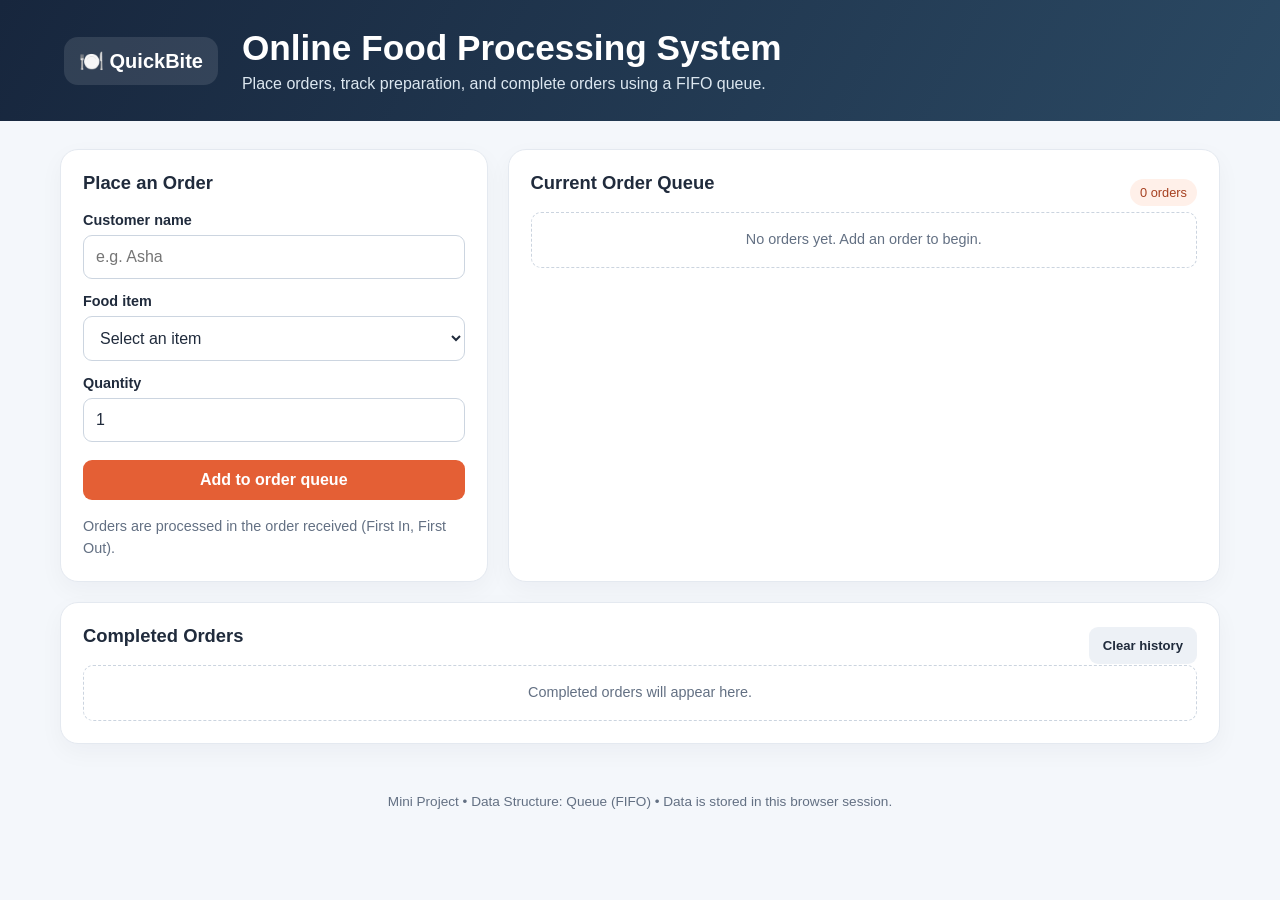
<file: P1_Online_Food_Processing_System/index.html>
<!DOCTYPE html>
<html lang="en">
<head>
  <meta charset="UTF-8">
  <meta name="viewport" content="width=device-width, initial-scale=1.0">
  <title>QuickBite | Online Food Processing System</title>
  <link rel="stylesheet" href="styles.css">
</head>
<body>
  <header class="hero">
    <div class="brand">🍽️ QuickBite</div>
    <div>
      <h1>Online Food Processing System</h1>
      <p>Place orders, track preparation, and complete orders using a FIFO queue.</p>
    </div>
  </header>
  <main class="layout">
    <section class="panel">
      <h2>Place an Order</h2>
      <form id="orderForm">
        <label for="customerName">Customer name</label>
        <input id="customerName" name="customerName" required maxlength="60" placeholder="e.g. Asha">
        <label for="foodItem">Food item</label>
        <select id="foodItem" name="foodItem" required>
          <option value="">Select an item</option>
          <option>Veg Sandwich</option><option>Pizza</option><option>Veg Burger</option>
          <option>Pasta</option><option>Masala Dosa</option><option>Tea / Coffee</option>
        </select>
        <label for="quantity">Quantity</label>
        <input id="quantity" name="quantity" type="number" min="1" max="20" value="1" required>
        <button type="submit">Add to order queue</button>
      </form>
      <p class="hint">Orders are processed in the order received (First In, First Out).</p>
    </section>
    <section class="panel">
      <div class="section-head"><h2>Current Order Queue</h2><span id="queueCount" class="pill">0 orders</span></div>
      <div id="queueEmpty" class="empty">No orders yet. Add an order to begin.</div>
      <div class="table-wrap"><table id="ordersTable" hidden>
        <thead><tr><th>Order</th><th>Customer</th><th>Item</th><th>Qty</th><th>Status</th><th>Action</th></tr></thead>
        <tbody id="ordersBody"></tbody>
      </table></div>
    </section>
    <section class="panel">
      <div class="section-head"><h2>Completed Orders</h2><button id="clearCompleted" class="secondary" type="button">Clear history</button></div>
      <div id="completedEmpty" class="empty">Completed orders will appear here.</div>
      <div class="table-wrap"><table id="completedTable" hidden>
        <thead><tr><th>Order</th><th>Customer</th><th>Item</th><th>Qty</th><th>Completed at</th></tr></thead>
        <tbody id="completedBody"></tbody>
      </table></div>
    </section>
  </main>
  <footer>Mini Project • Data Structure: Queue (FIFO) • Data is stored in this browser session.</footer>
  <script src="app.js"></script>
</body>
</html>
</file>
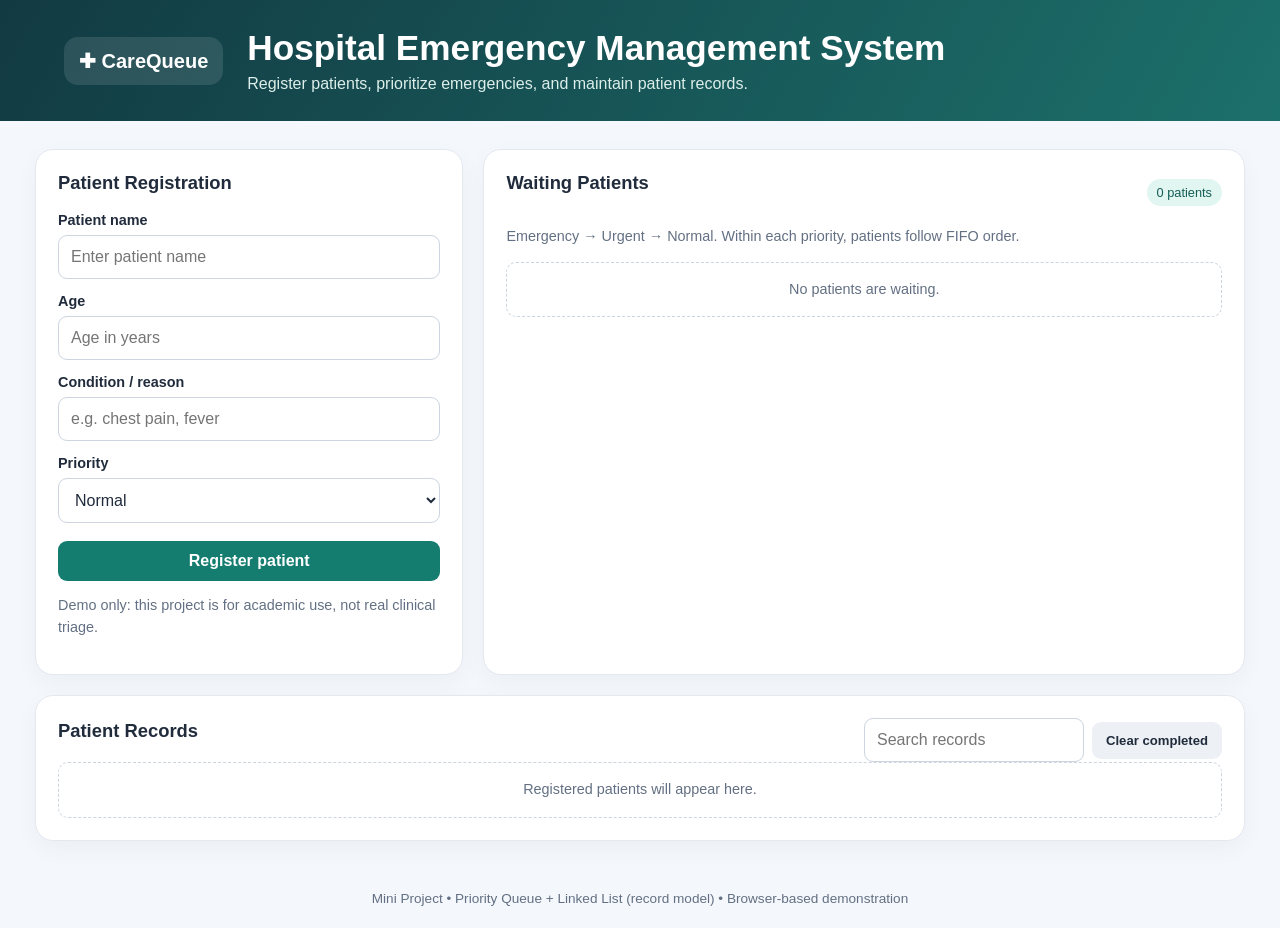
<file: P2_Hospital_Emergency_Management_System/index.html>
<!DOCTYPE html>
<html lang="en">
<head>
  <meta charset="UTF-8"><meta name="viewport" content="width=device-width, initial-scale=1.0">
  <title>CareQueue | Hospital Emergency Management</title><link rel="stylesheet" href="styles.css">
</head>
<body>
  <header class="hero"><div class="brand">✚ CareQueue</div><div><h1>Hospital Emergency Management System</h1><p>Register patients, prioritize emergencies, and maintain patient records.</p></div></header>
  <main class="layout">
    <section class="panel">
      <h2>Patient Registration</h2>
      <form id="patientForm">
        <label for="patientName">Patient name</label><input id="patientName" required maxlength="60" placeholder="Enter patient name">
        <label for="age">Age</label><input id="age" type="number" min="0" max="120" required placeholder="Age in years">
        <label for="condition">Condition / reason</label><input id="condition" required maxlength="100" placeholder="e.g. chest pain, fever">
        <label for="priority">Priority</label>
        <select id="priority" required><option value="normal">Normal</option><option value="urgent">Urgent</option><option value="emergency">Emergency</option></select>
        <button type="submit">Register patient</button>
      </form>
      <p class="hint">Demo only: this project is for academic use, not real clinical triage.</p>
    </section>
    <section class="panel">
      <div class="section-head"><h2>Waiting Patients</h2><span id="waitingCount" class="pill">0 patients</span></div>
      <p class="hint">Emergency → Urgent → Normal. Within each priority, patients follow FIFO order.</p>
      <div id="waitingEmpty" class="empty">No patients are waiting.</div>
      <div class="table-wrap"><table id="waitingTable" hidden><thead><tr><th>ID</th><th>Patient</th><th>Age</th><th>Condition</th><th>Priority</th><th>Action</th></tr></thead><tbody id="waitingBody"></tbody></table></div>
    </section>
    <section class="panel">
      <div class="section-head"><h2>Patient Records</h2><div class="actions"><input id="searchRecords" aria-label="Search patient records" placeholder="Search records"><button id="clearRecords" class="secondary" type="button">Clear completed</button></div></div>
      <div id="recordsEmpty" class="empty">Registered patients will appear here.</div>
      <div class="table-wrap"><table id="recordsTable" hidden><thead><tr><th>ID</th><th>Patient</th><th>Condition</th><th>Priority</th><th>Status</th><th>Registered</th></tr></thead><tbody id="recordsBody"></tbody></table></div>
    </section>
  </main>
  <footer>Mini Project • Priority Queue + Linked List (record model) • Browser-based demonstration</footer>
  <script src="app.js"></script>
</body></html>
</file>
<file: P1_Online_Food_Processing_System/styles.css>
*{box-sizing:border-box} :root{--ink:#202b3c;--muted:#637083;--accent:#e45f35;--bg:#f4f7fb;--line:#e4e9f0;--green:#17835d}
body{margin:0;font-family:Inter,Segoe UI,Arial,sans-serif;background:var(--bg);color:var(--ink)}
.hero{display:flex;align-items:center;gap:24px;padding:28px max(5vw,20px);background:linear-gradient(120deg,#17263d,#2b4963);color:white}
.brand{font-weight:800;font-size:1.25rem;white-space:nowrap;background:#ffffff1c;padding:12px 15px;border-radius:14px}
h1{margin:0 0 7px;font-size:clamp(1.5rem,3vw,2.2rem)}.hero p{margin:0;color:#dce7f0}
.layout{max-width:1200px;margin:28px auto;padding:0 20px;display:grid;grid-template-columns:minmax(280px,.75fr) minmax(0,1.25fr);gap:20px}
.panel{background:white;border:1px solid var(--line);border-radius:18px;padding:22px;box-shadow:0 8px 25px #17263d0a;min-width:0}
.panel:last-child{grid-column:1/-1}h2{font-size:1.15rem;margin:0 0 18px}.section-head{display:flex;align-items:center;justify-content:space-between;gap:12px}
label{display:block;font-weight:650;font-size:.9rem;margin:14px 0 7px}input,select{width:100%;padding:12px;border:1px solid #ccd5e0;border-radius:9px;background:#fff;font:inherit;color:var(--ink)}
button{border:0;border-radius:9px;padding:11px 14px;background:var(--accent);color:white;font:inherit;font-weight:700;cursor:pointer}button:hover{filter:brightness(.95)}form button{width:100%;margin-top:18px}.secondary{background:#edf1f6;color:var(--ink);font-size:.82rem}
.hint,.empty{font-size:.9rem;color:var(--muted);line-height:1.5}.hint{margin:16px 0 0}.empty{padding:16px;border:1px dashed #cbd4df;border-radius:10px;text-align:center}.pill{font-size:.8rem;background:#fff0e9;color:#a64020;border-radius:30px;padding:6px 10px;white-space:nowrap}
.table-wrap{overflow-x:auto}table{width:100%;border-collapse:collapse;font-size:.9rem}th,td{text-align:left;padding:12px 10px;border-bottom:1px solid var(--line);vertical-align:middle}th{font-size:.78rem;color:var(--muted);text-transform:uppercase;letter-spacing:.04em}td button{font-size:.78rem;padding:8px 10px;white-space:nowrap}.status{display:inline-block;border-radius:20px;padding:5px 8px;background:#edf4ff;color:#275a99;font-size:.78rem;font-weight:700}.status.preparing{background:#fff3d8;color:#855b00}.status.ready{background:#e2f7ed;color:#116747}
footer{text-align:center;padding:22px;color:var(--muted);font-size:.85rem}
@media(max-width:850px){.layout{grid-template-columns:1fr}.panel:last-child{grid-column:auto}.hero{align-items:flex-start;flex-direction:column;gap:12px}}
</file>
<file: P2_Hospital_Emergency_Management_System/styles.css>
*{box-sizing:border-box}:root{--ink:#202b3c;--muted:#637083;--accent:#147d70;--bg:#f4f7fb;--line:#e4e9f0}
body{margin:0;font-family:Inter,Segoe UI,Arial,sans-serif;background:var(--bg);color:var(--ink)}
.hero{display:flex;align-items:center;gap:24px;padding:28px max(5vw,20px);background:linear-gradient(120deg,#123a43,#1c706b);color:white}
.brand{font-weight:800;font-size:1.25rem;white-space:nowrap;background:#ffffff1c;padding:12px 15px;border-radius:14px}h1{margin:0 0 7px;font-size:clamp(1.5rem,3vw,2.2rem)}.hero p{margin:0;color:#dcefea}
.layout{max-width:1250px;margin:28px auto;padding:0 20px;display:grid;grid-template-columns:minmax(280px,.72fr) minmax(0,1.28fr);gap:20px}
.panel{background:white;border:1px solid var(--line);border-radius:18px;padding:22px;box-shadow:0 8px 25px #17263d0a;min-width:0}.panel:last-child{grid-column:1/-1}
h2{font-size:1.15rem;margin:0 0 18px}.section-head{display:flex;align-items:center;justify-content:space-between;gap:12px;flex-wrap:wrap}
label{display:block;font-weight:650;font-size:.9rem;margin:14px 0 7px}input,select{width:100%;padding:12px;border:1px solid #ccd5e0;border-radius:9px;background:#fff;font:inherit;color:var(--ink)}
button{border:0;border-radius:9px;padding:11px 14px;background:var(--accent);color:white;font:inherit;font-weight:700;cursor:pointer}button:hover{filter:brightness(.95)}form button{width:100%;margin-top:18px}.secondary{background:#edf1f6;color:var(--ink);font-size:.82rem}
.hint,.empty{font-size:.9rem;color:var(--muted);line-height:1.5}.hint{margin:14px 0}.empty{padding:16px;border:1px dashed #cbd4df;border-radius:10px;text-align:center}.pill{font-size:.8rem;background:#e1f5f1;color:#145d55;border-radius:30px;padding:6px 10px;white-space:nowrap}
.table-wrap{overflow-x:auto}table{width:100%;border-collapse:collapse;font-size:.88rem}th,td{text-align:left;padding:12px 10px;border-bottom:1px solid var(--line);vertical-align:middle}th{font-size:.76rem;color:var(--muted);text-transform:uppercase;letter-spacing:.04em}td button{font-size:.78rem;padding:8px 10px;white-space:nowrap}
.priority{display:inline-block;border-radius:20px;padding:5px 8px;font-size:.76rem;font-weight:750;text-transform:capitalize}.emergency{background:#ffe3e1;color:#a52b26}.urgent{background:#fff0d1;color:#8b5900}.normal{background:#e5f4ec;color:#176442}.status{font-size:.8rem;font-weight:700}
.actions{display:flex;gap:8px;align-items:center}.actions input{max-width:220px}footer{text-align:center;padding:22px;color:var(--muted);font-size:.85rem}
@media(max-width:850px){.layout{grid-template-columns:1fr}.panel:last-child{grid-column:auto}.hero{align-items:flex-start;flex-direction:column;gap:12px}.actions{flex-wrap:wrap}.actions input{max-width:100%}}
</file>
